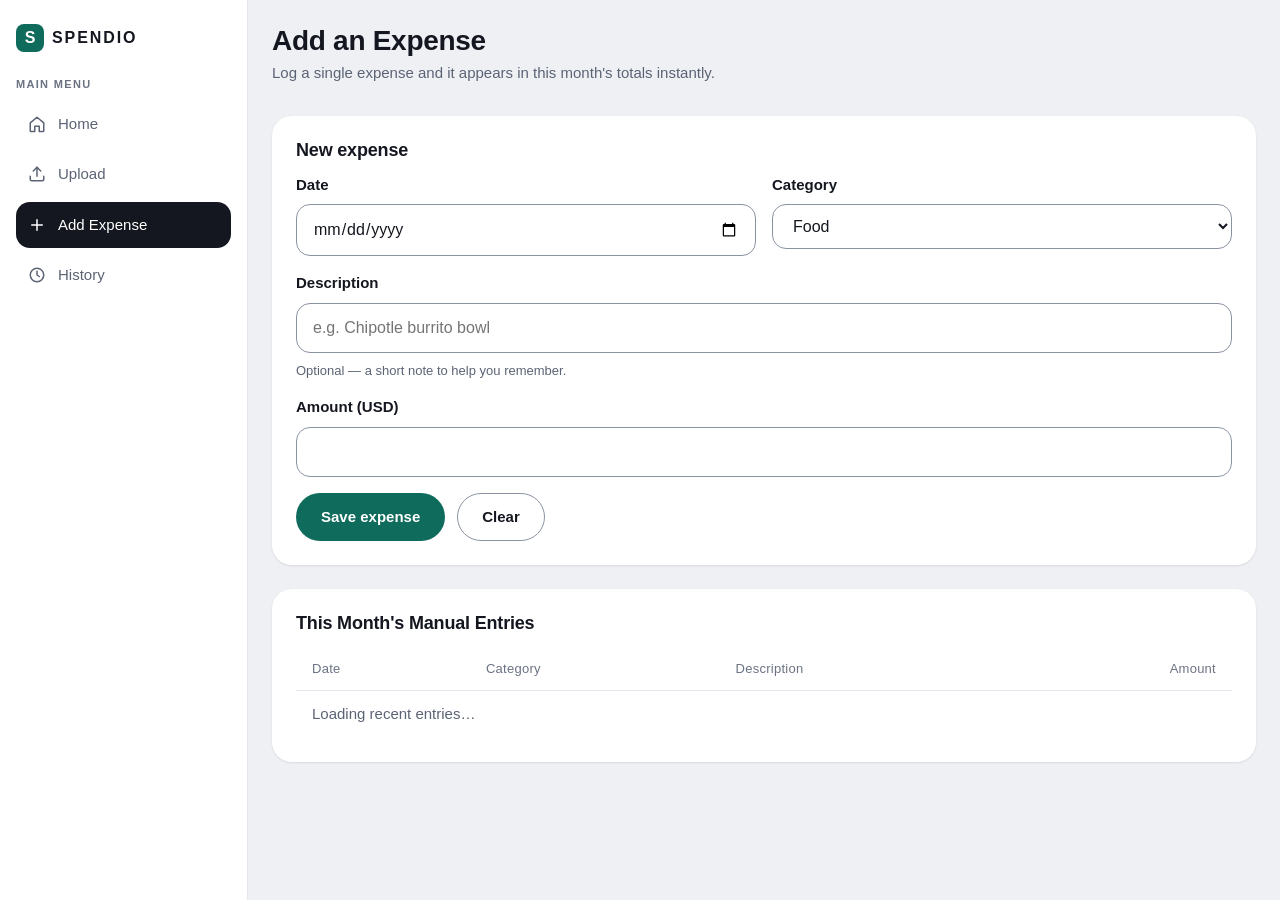
<file: manual-entry.html>
<!DOCTYPE html>
<html lang="en">
  <head>
    <meta charset="utf-8" />
    <meta name="viewport" content="width=device-width, initial-scale=1" />
    <title>Add Expense — Spendio</title>
    <meta
      name="description"
      content="Manually log a single expense with date, category, description, and amount."
    />
    <link rel="preconnect" href="https://rsms.me/" />
    <link rel="stylesheet" href="https://rsms.me/inter/inter.css" />
    <link rel="stylesheet" href="/css/styles.css" />
  </head>
  <body>
    <a class="skip-link" href="#main">Skip to main content</a>

    <div class="app">
      <aside class="sidebar" aria-label="Main">
        <a class="brand" href="/index.html" aria-label="Spendio home">
          <span class="brand__mark" aria-hidden="true">S</span>
          <span>SPENDIO</span>
        </a>

        <div class="sidebar-section">
          <p class="sidebar-section__label">Main Menu</p>
          <nav class="sidebar-nav" aria-label="Primary">
            <a class="nav-item" href="/index.html">
              <svg class="nav-item__icon" aria-hidden="true" viewBox="0 0 24 24" fill="none" stroke="currentColor" stroke-width="2" stroke-linecap="round" stroke-linejoin="round"><path d="M3 10.5 12 3l9 7.5V21a1 1 0 0 1-1 1h-5v-7h-6v7H4a1 1 0 0 1-1-1Z"/></svg>
              <span>Home</span>
            </a>
            <a class="nav-item" href="/upload.html">
              <svg class="nav-item__icon" aria-hidden="true" viewBox="0 0 24 24" fill="none" stroke="currentColor" stroke-width="2" stroke-linecap="round" stroke-linejoin="round"><path d="M21 15v4a2 2 0 0 1-2 2H5a2 2 0 0 1-2-2v-4"/><polyline points="17 8 12 3 7 8"/><line x1="12" y1="3" x2="12" y2="15"/></svg>
              <span>Upload</span>
            </a>
            <a class="nav-item" href="/manual-entry.html" aria-current="page">
              <svg class="nav-item__icon" aria-hidden="true" viewBox="0 0 24 24" fill="none" stroke="currentColor" stroke-width="2" stroke-linecap="round" stroke-linejoin="round"><line x1="12" y1="5" x2="12" y2="19"/><line x1="5" y1="12" x2="19" y2="12"/></svg>
              <span>Add Expense</span>
            </a>
            <a class="nav-item" href="/history.html">
              <svg class="nav-item__icon" aria-hidden="true" viewBox="0 0 24 24" fill="none" stroke="currentColor" stroke-width="2" stroke-linecap="round" stroke-linejoin="round"><circle cx="12" cy="12" r="9"/><polyline points="12 7 12 12 15 14"/></svg>
              <span>History</span>
            </a>
          </nav>
        </div>

      </aside>

      <div class="main">
        <header class="topbar">
          <div class="topbar__title">
            <h1>Add an Expense</h1>
            <p class="topbar__subtitle">
              Log a single expense and it appears in this month's totals instantly.
            </p>
          </div>
        </header>

        <main class="page-content" id="main">
          <div class="message message--info hidden" id="config-warning" role="status">
            <strong>Supabase is not configured.</strong> Entries can't be saved
            until credentials are set.
          </div>

          <section class="card" aria-labelledby="entry-form-heading">
            <div class="section__header">
              <h2 id="entry-form-heading">New expense</h2>
            </div>

            <div class="message message--error hidden mb-3" id="form-error" role="alert"></div>
            <div class="message message--success hidden mb-3" id="form-success" role="status"></div>

            <form class="form" id="entry-form" novalidate>
              <div class="form__row form__row--two">
                <div class="field">
                  <label for="input-date">Date</label>
                  <input type="date" id="input-date" name="transaction_date" required aria-describedby="date-error" />
                  <span class="field__error" id="date-error" hidden></span>
                </div>
                <div class="field">
                  <label for="input-category">Category</label>
                  <select id="input-category" name="category" required>
                    <option value="Food">Food</option>
                    <option value="Transport">Transport</option>
                    <option value="Social">Social</option>
                    <option value="Subscriptions">Subscriptions</option>
                    <option value="Shopping">Shopping</option>
                    <option value="Other">Other</option>
                  </select>
                </div>
              </div>

              <div class="field">
                <label for="input-description">Description</label>
                <input
                  type="text"
                  id="input-description"
                  name="description"
                  maxlength="140"
                  placeholder="e.g. Chipotle burrito bowl"
                  aria-describedby="desc-hint"
                />
                <span class="field__hint" id="desc-hint">
                  Optional &mdash; a short note to help you remember.
                </span>
              </div>

              <div class="field">
                <label for="input-amount">Amount (USD)</label>
                <input
                  type="number"
                  id="input-amount"
                  name="amount"
                  min="0"
                  step="0.01"
                  inputmode="decimal"
                  required
                  aria-describedby="amount-error"
                />
                <span class="field__error" id="amount-error" hidden></span>
              </div>

              <div class="btn-row">
                <button type="submit" class="btn btn--primary" id="submit-btn">Save expense</button>
                <button type="reset" class="btn btn--secondary">Clear</button>
              </div>
            </form>
          </section>

          <section class="card" aria-labelledby="log-heading">
            <div class="section__header">
              <h2 id="log-heading">This Month's Manual Entries</h2>
              <p class="text-muted" id="log-summary"></p>
            </div>
            <div class="table-wrap scroll-box">
              <table class="data-table">
                <caption class="visually-hidden">
                  Manually entered transactions for the current month
                </caption>
                <thead>
                  <tr>
                    <th scope="col">Date</th>
                    <th scope="col">Category</th>
                    <th scope="col">Description</th>
                    <th scope="col" class="num">Amount</th>
                  </tr>
                </thead>
                <tbody id="log-body">
                  <tr>
                    <td colspan="4" class="empty-state">
                      Loading recent entries&hellip;
                    </td>
                  </tr>
                </tbody>
              </table>
            </div>
          </section>
        </main>
      </div>
    </div>

    <script type="module" src="/js/analytics.js"></script>
    <script type="module" src="/js/manual-entry.js"></script>
  </body>
</html>
</file>
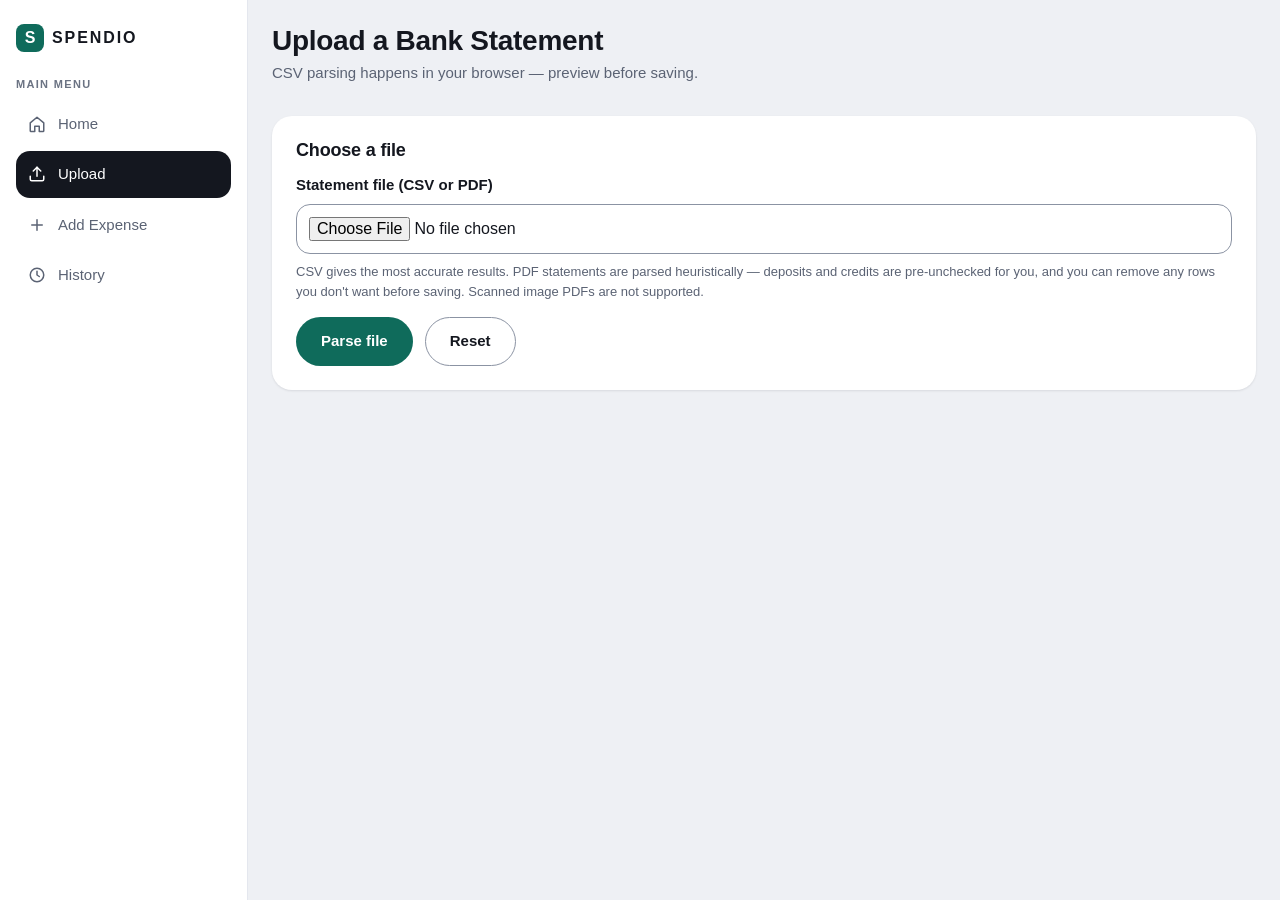
<file: upload.html>
<!DOCTYPE html>
<html lang="en">
  <head>
    <meta charset="utf-8" />
    <meta name="viewport" content="width=device-width, initial-scale=1" />
    <title>Upload Statement — Spendio</title>
    <meta
      name="description"
      content="Upload a CSV bank statement to import transactions into Spendio."
    />
    <link rel="preconnect" href="https://rsms.me/" />
    <link rel="stylesheet" href="https://rsms.me/inter/inter.css" />
    <link rel="stylesheet" href="/css/styles.css" />
  </head>
  <body>
    <a class="skip-link" href="#main">Skip to main content</a>

    <div class="app">
      <aside class="sidebar" aria-label="Main">
        <a class="brand" href="/index.html" aria-label="Spendio home">
          <span class="brand__mark" aria-hidden="true">S</span>
          <span>SPENDIO</span>
        </a>

        <div class="sidebar-section">
          <p class="sidebar-section__label">Main Menu</p>
          <nav class="sidebar-nav" aria-label="Primary">
            <a class="nav-item" href="/index.html">
              <svg class="nav-item__icon" aria-hidden="true" viewBox="0 0 24 24" fill="none" stroke="currentColor" stroke-width="2" stroke-linecap="round" stroke-linejoin="round"><path d="M3 10.5 12 3l9 7.5V21a1 1 0 0 1-1 1h-5v-7h-6v7H4a1 1 0 0 1-1-1Z"/></svg>
              <span>Home</span>
            </a>
            <a class="nav-item" href="/upload.html" aria-current="page">
              <svg class="nav-item__icon" aria-hidden="true" viewBox="0 0 24 24" fill="none" stroke="currentColor" stroke-width="2" stroke-linecap="round" stroke-linejoin="round"><path d="M21 15v4a2 2 0 0 1-2 2H5a2 2 0 0 1-2-2v-4"/><polyline points="17 8 12 3 7 8"/><line x1="12" y1="3" x2="12" y2="15"/></svg>
              <span>Upload</span>
            </a>
            <a class="nav-item" href="/manual-entry.html">
              <svg class="nav-item__icon" aria-hidden="true" viewBox="0 0 24 24" fill="none" stroke="currentColor" stroke-width="2" stroke-linecap="round" stroke-linejoin="round"><line x1="12" y1="5" x2="12" y2="19"/><line x1="5" y1="12" x2="19" y2="12"/></svg>
              <span>Add Expense</span>
            </a>
            <a class="nav-item" href="/history.html">
              <svg class="nav-item__icon" aria-hidden="true" viewBox="0 0 24 24" fill="none" stroke="currentColor" stroke-width="2" stroke-linecap="round" stroke-linejoin="round"><circle cx="12" cy="12" r="9"/><polyline points="12 7 12 12 15 14"/></svg>
              <span>History</span>
            </a>
          </nav>
        </div>

      </aside>

      <div class="main">
        <header class="topbar">
          <div class="topbar__title">
            <h1>Upload a Bank Statement</h1>
            <p class="topbar__subtitle">
              CSV parsing happens in your browser &mdash; preview before saving.
            </p>
          </div>
        </header>

        <main class="page-content" id="main">
          <div class="message message--info hidden" id="config-warning" role="status">
            <strong>Supabase is not configured.</strong> You can still preview
            parsed rows; saving is disabled until credentials are set.
          </div>

          <section class="card" aria-labelledby="upload-heading">
            <div class="section__header">
              <h2 id="upload-heading">Choose a file</h2>
            </div>

            <form class="form" id="upload-form" novalidate>
              <div class="field">
                <label for="file-input">Statement file (CSV or PDF)</label>
                <input
                  type="file"
                  id="file-input"
                  name="file"
                  accept=".csv,text/csv,application/pdf,.pdf"
                  aria-describedby="file-hint"
                  required
                />
                <span class="field__hint" id="file-hint">
                  CSV gives the most accurate results. PDF statements are
                  parsed heuristically &mdash; deposits and credits are
                  pre-unchecked for you, and you can remove any rows you
                  don't want before saving. Scanned image PDFs are not
                  supported.
                </span>
              </div>

              <div class="btn-row">
                <button type="submit" class="btn btn--primary" id="parse-btn">Parse file</button>
                <button type="button" class="btn btn--secondary" id="reset-btn">Reset</button>
              </div>
            </form>

            <div class="message message--error hidden mt-3" id="parse-error" role="alert"></div>
            <div class="message message--success hidden mt-3" id="save-success" role="status"></div>
          </section>

          <section class="card hidden" id="preview-section" aria-labelledby="preview-heading">
            <div class="section__header">
              <h2 id="preview-heading">Preview</h2>
              <p class="text-muted" id="preview-summary"></p>
            </div>
            <div class="table-wrap scroll-box">
              <table class="data-table">
                <caption class="visually-hidden">
                  Parsed transactions awaiting confirmation
                </caption>
                <thead>
                  <tr>
                    <th scope="col"><span class="visually-hidden">Include</span></th>
                    <th scope="col">Date</th>
                    <th scope="col">Category</th>
                    <th scope="col">Description</th>
                    <th scope="col" class="num">Amount</th>
                    <th scope="col"><span class="visually-hidden">Remove</span></th>
                  </tr>
                </thead>
                <tbody id="preview-body"></tbody>
              </table>
            </div>
            <div class="btn-row mt-4">
              <button type="button" class="btn btn--primary" id="confirm-btn">Save transactions</button>
              <button type="button" class="btn btn--secondary" id="cancel-btn">Cancel</button>
            </div>
          </section>
        </main>
      </div>
    </div>

    <script type="module" src="/js/analytics.js"></script>
    <script type="module" src="/js/upload.js"></script>
  </body>
</html>
</file>
<file: css/styles.css>
/* ==========================================================================
   Spendio — Global Styles
   Pastel "dashboard" aesthetic with a fixed sidebar, soft stat cards,
   and a teal hero chart card. Design system driven by CSS custom
   properties. Mobile-first: sidebar collapses to a horizontal nav bar
   on small screens.

   Accessibility: all text/background pairings below are checked
   against WCAG 2.1 AA — ≥ 4.5:1 for body text and ≥ 3:1 for large
   text and non-text UI (form borders, focus rings, graphical objects).
   ========================================================================== */

:root {
  /* Base palette */
  --color-bg: #eef0f4;
  --color-surface: #ffffff;
  --color-surface-alt: #f5f6f9;
  --color-border: #e4e7ee;           /* decorative borders only */
  --color-border-strong: #8b93a3;    /* 3.2:1 on white — form control edges (1.4.11) */

  --color-text: #14171f;             /* ~16:1 on --color-bg */
  --color-text-muted: #5b6374;       /* 6.3:1 on white */
  --color-text-subtle: #6b7383;      /* 4.8:1 on white — AA for small text */

  /* Brand / primary (teal) */
  --color-primary: #0f6b5b;          /* 6.3:1 on white */
  --color-primary-hover: #0a5447;
  --color-primary-contrast: #ffffff;
  --color-hero-bg: #157a66;          /* 5.2:1 with white text */
  --color-hero-bar: #f5ebc8;         /* cream bars */
  --color-hero-bar-dim: rgba(245, 235, 200, 0.35);
  --color-hero-overlay: rgba(0, 0, 0, 0.22); /* for small white text on hero */

  /* Accents */
  --color-accent: #b8421c;         /* AA on cream/white */
  --color-success: #146a46;
  --color-danger: #a61d2c;
  --color-warning-text: #6b4a00;

  /* Soft pastel card fills */
  --pastel-peach: #fbe2d0;
  --pastel-mint: #dff0d8;
  --pastel-lavender: #e7def5;
  --pastel-sky: #dbe4f7;
  --pastel-butter: #f7ecc6;
  --pastel-rose: #f7dcdc;

  /* Pastel ink (contrasts the above) */
  --ink-on-pastel: #14171f;

  /* Status pills */
  --pill-progress-bg: #fbe3a8;
  --pill-progress-ink: #5a4100;
  --pill-done-bg: #bfe6cb;
  --pill-done-ink: #0f5132;

  /* Category palette for charts (all AA on white) */
  --cat-food: #0f6b5b;
  --cat-transport: #6a3ea1;
  --cat-social: #b8421c;
  --cat-subscriptions: #1e5fa8;
  --cat-shopping: #8a5a00;
  --cat-other: #5b6374;

  /* Focus ring */
  --focus-ring: 0 0 0 3px rgba(46, 160, 137, 0.55);

  /* Spacing scale */
  --space-1: 0.25rem;
  --space-2: 0.5rem;
  --space-3: 0.75rem;
  --space-4: 1rem;
  --space-5: 1.5rem;
  --space-6: 2rem;
  --space-7: 2.5rem;
  --space-8: 3rem;

  /* Radii */
  --radius-sm: 8px;
  --radius-md: 14px;
  --radius-lg: 20px;
  --radius-xl: 28px;
  --radius-pill: 999px;

  /* Shadows */
  --shadow-sm: 0 1px 2px rgba(20, 23, 31, 0.04),
    0 1px 3px rgba(20, 23, 31, 0.06);
  --shadow-md: 0 6px 14px rgba(20, 23, 31, 0.06),
    0 2px 4px rgba(20, 23, 31, 0.04);

  /* Typography */
  --font-body: "Inter", -apple-system, BlinkMacSystemFont, "Segoe UI", Roboto,
    "Helvetica Neue", Arial, sans-serif;

  /* Layout */
  --sidebar-width: 248px;
  --topbar-height: 72px;
}

/* Reset */
*,
*::before,
*::after {
  box-sizing: border-box;
}

html {
  font-size: 16px;
}

body {
  margin: 0;
  font-family: var(--font-body);
  color: var(--color-text);
  background-color: var(--color-bg);
  line-height: 1.5;
  -webkit-font-smoothing: antialiased;
  text-rendering: optimizeLegibility;
}

h1,
h2,
h3,
h4 {
  margin: 0 0 var(--space-3);
  line-height: 1.2;
  color: var(--color-text);
  letter-spacing: -0.01em;
}

h1 {
  font-size: 1.75rem;
  font-weight: 700;
}
h2 {
  font-size: 1.125rem;
  font-weight: 600;
}
h3 {
  font-size: 1rem;
  font-weight: 600;
}

p {
  margin: 0 0 var(--space-3);
}

a {
  color: var(--color-primary);
  text-decoration: none;
}

a:hover {
  color: var(--color-primary-hover);
}

:focus-visible {
  outline: none;
  box-shadow: var(--focus-ring);
  border-radius: var(--radius-sm);
}

/* Skip link */
.skip-link {
  position: absolute;
  top: -48px;
  left: var(--space-3);
  background: var(--color-primary);
  color: var(--color-primary-contrast);
  padding: var(--space-2) var(--space-4);
  border-radius: var(--radius-sm);
  z-index: 1000;
  font-weight: 600;
}
.skip-link:focus {
  top: var(--space-3);
}

/* ==========================================================================
   App shell: sidebar + main
   ========================================================================== */

.app {
  display: grid;
  grid-template-columns: 1fr;
  min-height: 100vh;
}

@media (min-width: 960px) {
  .app {
    grid-template-columns: var(--sidebar-width) 1fr;
  }
}

/* ---- Sidebar ---- */

.sidebar {
  background-color: var(--color-surface);
  border-bottom: 1px solid var(--color-border);
  padding: var(--space-4);
  display: flex;
  flex-direction: column;
  gap: var(--space-4);
}

@media (min-width: 960px) {
  .sidebar {
    position: sticky;
    top: 0;
    height: 100vh;
    border-bottom: none;
    border-right: 1px solid var(--color-border);
    padding: var(--space-5) var(--space-4);
    gap: var(--space-5);
    overflow-y: auto;
  }
}

.brand {
  display: inline-flex;
  align-items: center;
  gap: var(--space-2);
  font-weight: 800;
  font-size: 1rem;
  letter-spacing: 0.12em;
  color: var(--color-text);
}

.brand__mark {
  width: 1.75rem;
  height: 1.75rem;
  border-radius: var(--radius-sm);
  background: var(--color-primary);
  color: var(--color-primary-contrast);
  display: inline-flex;
  align-items: center;
  justify-content: center;
  font-weight: 800;
  letter-spacing: 0;
}

.sidebar-section__label {
  font-size: 0.6875rem;
  font-weight: 600;
  letter-spacing: 0.12em;
  text-transform: uppercase;
  color: var(--color-text-subtle);
  margin: 0 0 var(--space-2);
}

.sidebar-nav {
  display: flex;
  flex-direction: column;
  gap: var(--space-1);
}

@media (max-width: 959.98px) {
  /* Collapse the sidebar to a horizontal scrolling nav on mobile */
  .sidebar {
    flex-direction: row;
    align-items: center;
    gap: var(--space-4);
    padding: var(--space-3) var(--space-4);
    overflow-x: auto;
  }
  .sidebar-section__label,
  .sidebar-footer,
  .sidebar-section--secondary {
    display: none;
  }
  .sidebar-nav {
    flex-direction: row;
    gap: var(--space-2);
  }
}

.nav-item {
  display: inline-flex;
  align-items: center;
  gap: var(--space-3);
  padding: var(--space-3) var(--space-3);
  border-radius: var(--radius-md);
  color: var(--color-text-muted);
  font-weight: 500;
  font-size: 0.9375rem;
  white-space: nowrap;
  position: relative;
}

.nav-item:hover {
  background-color: var(--color-surface-alt);
  color: var(--color-text);
}

.nav-item[aria-current="page"] {
  background-color: var(--color-text);
  color: var(--color-surface);
}

.nav-item[aria-current="page"] .nav-item__icon {
  color: var(--color-surface);
}

.nav-item__icon {
  width: 1.125rem;
  height: 1.125rem;
  flex-shrink: 0;
  color: currentColor;
}

.nav-item__badge {
  margin-left: auto;
  min-width: 1.5rem;
  height: 1.5rem;
  padding: 0 var(--space-2);
  border-radius: var(--radius-pill);
  background: var(--color-primary);
  color: var(--color-primary-contrast);
  font-size: 0.75rem;
  font-weight: 600;
  display: inline-flex;
  align-items: center;
  justify-content: center;
}

.nav-item[aria-current="page"] .nav-item__badge {
  background: var(--color-surface);
  color: var(--color-text);
}

.sidebar-footer {
  margin-top: auto;
  display: flex;
  flex-direction: column;
  gap: var(--space-1);
}

/* ---- Main column ---- */

.main {
  display: flex;
  flex-direction: column;
  min-width: 0;
}

.topbar {
  position: sticky;
  top: 0;
  z-index: 5;
  background: var(--color-bg);
  padding: var(--space-5) var(--space-5) var(--space-4);
  display: flex;
  flex-wrap: wrap;
  gap: var(--space-4);
  align-items: center;
  justify-content: space-between;
}

.topbar__title {
  min-width: 0;
}

.topbar__title h1 {
  margin: 0;
  font-size: 1.75rem;
}

.topbar__subtitle {
  margin: var(--space-1) 0 0;
  color: var(--color-text-muted);
  font-size: 0.9375rem;
}

.topbar__actions {
  display: inline-flex;
  align-items: center;
  gap: var(--space-3);
}

.iconbutton {
  width: 2.5rem;
  height: 2.5rem;
  border-radius: var(--radius-pill);
  background: var(--color-surface);
  border: 1px solid var(--color-border);
  color: var(--color-text);
  display: inline-flex;
  align-items: center;
  justify-content: center;
  cursor: pointer;
  transition: background-color 120ms ease;
}

.iconbutton:hover {
  background-color: var(--color-surface-alt);
}

.iconbutton svg {
  width: 1.125rem;
  height: 1.125rem;
}

.user-chip {
  display: inline-flex;
  align-items: center;
  gap: var(--space-2);
  padding: var(--space-2) var(--space-3);
  background: var(--color-surface);
  border: 1px solid var(--color-border);
  border-radius: var(--radius-pill);
  font-weight: 500;
  color: var(--color-text);
  font-size: 0.9375rem;
}

.user-chip__avatar {
  width: 1.75rem;
  height: 1.75rem;
  border-radius: 50%;
  background: var(--pastel-peach);
  display: inline-flex;
  align-items: center;
  justify-content: center;
  font-weight: 700;
  color: var(--color-text);
  font-size: 0.8125rem;
}

/* Page content container */
.page-content {
  padding: var(--space-4) var(--space-5) var(--space-8);
  display: flex;
  flex-direction: column;
  gap: var(--space-5);
}

/* ==========================================================================
   Cards, stats, layout primitives
   ========================================================================== */

.card {
  background-color: var(--color-surface);
  border-radius: var(--radius-lg);
  padding: var(--space-5);
  box-shadow: var(--shadow-sm);
}

.section__header {
  display: flex;
  flex-wrap: wrap;
  gap: var(--space-3);
  align-items: center;
  justify-content: space-between;
  margin-bottom: var(--space-3);
}

.section__header h2 {
  margin: 0;
}

/* Dashboard layout: 2 columns on wide screens (stats + hero chart) */
.dashboard-grid {
  display: grid;
  grid-template-columns: 1fr;
  gap: var(--space-4);
}

@media (min-width: 1100px) {
  .dashboard-grid {
    grid-template-columns: minmax(0, 1fr) minmax(0, 1fr);
  }
}

/* Stat cards grid (2x2 in top-left tile) */
.stat-grid {
  display: grid;
  grid-template-columns: 1fr 1fr;
  gap: var(--space-4);
}

.stat-grid--three {
  grid-template-columns: repeat(3, minmax(0, 1fr));
}

@media (max-width: 640px) {
  .stat-grid,
  .stat-grid--three {
    grid-template-columns: 1fr;
  }
}

.stat-card {
  border-radius: var(--radius-lg);
  padding: var(--space-4) var(--space-5);
  min-height: 140px;
  display: flex;
  flex-direction: column;
  justify-content: space-between;
  color: var(--ink-on-pastel);
  position: relative;
}

.stat-card__top {
  display: flex;
  align-items: flex-start;
  justify-content: space-between;
  gap: var(--space-3);
}

.stat-card__label {
  margin: 0;
  font-size: 0.9375rem;
  font-weight: 600;
  color: var(--ink-on-pastel);
}

.stat-card__arrow {
  width: 2rem;
  height: 2rem;
  border-radius: 50%;
  background: rgba(255, 255, 255, 0.6);
  display: inline-flex;
  align-items: center;
  justify-content: center;
  color: var(--color-text);
  flex-shrink: 0;
}

.stat-card__arrow svg {
  width: 0.9375rem;
  height: 0.9375rem;
}

.stat-card__value {
  margin: var(--space-3) 0 var(--space-1);
  font-size: 1.625rem;
  font-weight: 700;
  letter-spacing: -0.02em;
}

.stat-card__meta {
  margin: 0;
  font-size: 0.8125rem;
  color: rgba(20, 23, 31, 0.72);
}

.stat-card--peach {
  background: var(--pastel-peach);
}
.stat-card--mint {
  background: var(--pastel-mint);
}
.stat-card--lavender {
  background: var(--pastel-lavender);
}
.stat-card--sky {
  background: var(--pastel-sky);
}
.stat-card--butter {
  background: var(--pastel-butter);
}
.stat-card--rose {
  background: var(--pastel-rose);
}

/* ==========================================================================
   Hero chart card (teal)
   ========================================================================== */

.hero-card {
  background: var(--color-hero-bg);
  color: #fff;
  border-radius: var(--radius-lg);
  padding: var(--space-5);
  display: flex;
  flex-direction: column;
  gap: var(--space-4);
  min-height: 300px;
}

.hero-card__header {
  display: flex;
  align-items: flex-start;
  justify-content: space-between;
  gap: var(--space-3);
  color: #fff;
}

.hero-card__title {
  margin: 0;
  color: #fff;
  font-size: 1.0625rem;
  font-weight: 600;
}

.hero-card__value {
  margin: var(--space-1) 0 0;
  font-size: 1.375rem;
  font-weight: 700;
  color: #fff;
}

.hero-card__delta {
  margin-left: var(--space-2);
  font-size: 0.8125rem;
  padding: 2px 8px;
  border-radius: var(--radius-pill);
  background: var(--color-hero-overlay);
  color: #fff;
  font-weight: 600;
}

.hero-card__range-pill {
  background: var(--color-hero-overlay);
  color: #fff;
  padding: var(--space-2) var(--space-3);
  border-radius: var(--radius-pill);
  font-size: 0.8125rem;
  display: inline-flex;
  align-items: center;
  gap: var(--space-2);
  border: none;
  cursor: default;
}

.hero-card__chart {
  flex: 1;
  min-height: 220px;
  position: relative;
}

/* ==========================================================================
   Generic chart card
   ========================================================================== */

.chart-card {
  background-color: var(--color-surface);
  border-radius: var(--radius-lg);
  padding: var(--space-5);
  box-shadow: var(--shadow-sm);
  display: flex;
  flex-direction: column;
  gap: var(--space-3);
}

.chart-card h2 {
  margin: 0;
}

.chart-container {
  position: relative;
  width: 100%;
  min-height: 260px;
}

.chart-container svg {
  display: block;
  width: 100%;
  height: auto;
  overflow: visible;
}

.chart-tooltip {
  position: absolute;
  pointer-events: none;
  background: var(--color-text);
  color: #fff;
  padding: var(--space-2) var(--space-3);
  border-radius: var(--radius-sm);
  font-size: 0.8125rem;
  line-height: 1.3;
  box-shadow: var(--shadow-md);
  opacity: 0;
  transition: opacity 120ms ease;
  z-index: 20;
  max-width: 240px;
}

.chart-tooltip.is-visible {
  opacity: 1;
}

.chart-legend {
  display: flex;
  flex-wrap: wrap;
  gap: var(--space-3);
  font-size: 0.875rem;
  color: var(--color-text-muted);
}

.chart-legend__item {
  display: inline-flex;
  align-items: center;
  gap: var(--space-2);
}

.chart-legend__swatch {
  width: 0.75rem;
  height: 0.75rem;
  border-radius: 3px;
  display: inline-block;
}

/* ==========================================================================
   Content grids (bottom row of dashboard)
   ========================================================================== */

.bottom-grid {
  display: grid;
  grid-template-columns: 1fr;
  gap: var(--space-4);
}

@media (min-width: 1100px) {
  .bottom-grid {
    grid-template-columns: minmax(0, 0.9fr) minmax(0, 1.1fr);
  }
}

.charts-grid {
  display: grid;
  grid-template-columns: 1fr;
  gap: var(--space-4);
}

@media (min-width: 960px) {
  .charts-grid {
    grid-template-columns: 1fr 1fr;
  }
}

/* ==========================================================================
   Recent transactions list
   ========================================================================== */

.txn-list {
  list-style: none;
  margin: 0;
  padding: 0;
  display: flex;
  flex-direction: column;
  gap: var(--space-3);
}

.txn-list__item {
  display: flex;
  align-items: center;
  gap: var(--space-3);
  padding: var(--space-2) 0;
}

.txn-icon {
  width: 2.5rem;
  height: 2.5rem;
  border-radius: var(--radius-md);
  background: var(--color-surface-alt);
  display: inline-flex;
  align-items: center;
  justify-content: center;
  flex-shrink: 0;
  color: var(--color-text);
}

.txn-icon--food {
  background: var(--pastel-mint);
}
.txn-icon--transport {
  background: var(--pastel-sky);
}
.txn-icon--social {
  background: var(--pastel-peach);
}
.txn-icon--subscriptions {
  background: var(--pastel-lavender);
}
.txn-icon--shopping {
  background: var(--pastel-butter);
}
.txn-icon--other {
  background: var(--color-surface-alt);
}

.txn-icon svg {
  width: 1.125rem;
  height: 1.125rem;
}

.txn-body {
  flex: 1;
  min-width: 0;
}

.txn-body__title {
  margin: 0;
  font-size: 0.9375rem;
  font-weight: 600;
  color: var(--color-text);
  white-space: nowrap;
  overflow: hidden;
  text-overflow: ellipsis;
}

.txn-body__subtitle {
  margin: 0;
  font-size: 0.8125rem;
  color: var(--color-text-muted);
}

.txn-amount {
  font-weight: 600;
  font-variant-numeric: tabular-nums;
  color: var(--color-accent);
  font-size: 0.9375rem;
  white-space: nowrap;
}

/* ==========================================================================
   Category mini-cards (spending breakdown)
   ========================================================================== */

.category-grid {
  display: grid;
  grid-template-columns: repeat(2, 1fr);
  gap: var(--space-3);
}

@media (min-width: 640px) {
  .category-grid {
    grid-template-columns: repeat(3, 1fr);
  }
}

@media (min-width: 1200px) {
  .category-grid {
    grid-template-columns: repeat(6, 1fr);
  }
}

.cat-card {
  background: var(--color-surface-alt);
  border-radius: var(--radius-md);
  padding: var(--space-3);
  display: flex;
  flex-direction: column;
  gap: var(--space-3);
  min-height: 100px;
}

.cat-card__icon {
  width: 2rem;
  height: 2rem;
  border-radius: var(--radius-sm);
  background: var(--color-surface);
  display: inline-flex;
  align-items: center;
  justify-content: center;
  color: var(--color-text);
}

.cat-card__icon svg {
  width: 1rem;
  height: 1rem;
}

.cat-card__label {
  margin: 0;
  font-size: 0.8125rem;
  font-weight: 600;
  color: var(--color-text);
}

.cat-card__value {
  margin: 0;
  font-size: 0.9375rem;
  font-weight: 700;
  color: var(--color-text);
}

.cat-card--food {
  background: var(--pastel-mint);
}
.cat-card--transport {
  background: var(--pastel-sky);
}
.cat-card--social {
  background: var(--pastel-peach);
}
.cat-card--subscriptions {
  background: var(--pastel-lavender);
}
.cat-card--shopping {
  background: var(--pastel-butter);
}
.cat-card--other {
  background: var(--pastel-rose);
}

/* ==========================================================================
   Tables
   ========================================================================== */

.table-toolbar {
  display: flex;
  flex-wrap: wrap;
  gap: var(--space-2);
  align-items: center;
}

.toggle-group {
  display: inline-flex;
  background: var(--color-surface-alt);
  border-radius: var(--radius-pill);
  padding: 4px;
  gap: 2px;
}

.toggle-group__btn {
  border: none;
  background: transparent;
  padding: var(--space-2) var(--space-4);
  border-radius: var(--radius-pill);
  font: inherit;
  font-size: 0.875rem;
  font-weight: 500;
  color: var(--color-text-muted);
  cursor: pointer;
}

.toggle-group__btn[aria-pressed="true"] {
  background: var(--color-text);
  color: var(--color-surface);
}

.table-wrap {
  overflow-x: auto;
  border-radius: var(--radius-md);
  background: var(--color-surface);
}

.data-table {
  width: 100%;
  border-collapse: collapse;
  min-width: 560px;
}

.data-table caption {
  text-align: left;
  padding: var(--space-3) var(--space-4);
  font-weight: 600;
  color: var(--color-text);
  border-bottom: 1px solid var(--color-border);
}

.data-table th,
.data-table td {
  text-align: left;
  padding: var(--space-3) var(--space-4);
  border-bottom: 1px solid var(--color-border);
  font-size: 0.9375rem;
  vertical-align: middle;
}

.data-table th {
  color: var(--color-text-subtle);
  font-weight: 500;
  text-transform: none;
  font-size: 0.8125rem;
  letter-spacing: 0.02em;
  background: transparent;
}

.data-table tr:last-child td {
  border-bottom: none;
}

/* Preview row that's been excluded by unchecking the checkbox. */
.data-table tr.row--excluded td {
  opacity: 0.5;
}
.data-table tr.row--excluded td:first-child,
.data-table tr.row--excluded td:last-child {
  opacity: 1;
}

.data-table td input[type="text"],
.data-table td select {
  min-height: 2.25rem;
  padding: var(--space-2) var(--space-3);
  border-radius: var(--radius-sm);
  font-size: 0.875rem;
}

.data-table td input[type="checkbox"] {
  width: 1.125rem;
  height: 1.125rem;
  accent-color: var(--color-primary);
  cursor: pointer;
}

.data-table .pill {
  margin-left: 0;
  margin-top: var(--space-1);
}

.data-table td.num,
.data-table th.num {
  text-align: right;
  font-variant-numeric: tabular-nums;
}

.scroll-box {
  max-height: 460px;
  overflow-y: auto;
}

/* Status pills */
.pill {
  display: inline-flex;
  align-items: center;
  gap: var(--space-1);
  padding: var(--space-1) var(--space-3);
  border-radius: var(--radius-pill);
  font-size: 0.75rem;
  font-weight: 600;
}

.pill--progress {
  background: var(--pill-progress-bg);
  color: var(--pill-progress-ink);
}

.pill--done {
  background: var(--pill-done-bg);
  color: var(--pill-done-ink);
}

.pill--category {
  background: var(--color-surface-alt);
  color: var(--color-text);
}

/* ==========================================================================
   Forms & buttons
   ========================================================================== */

.form {
  display: grid;
  gap: var(--space-4);
}

.form__row {
  display: grid;
  gap: var(--space-4);
}

@media (min-width: 640px) {
  .form__row--two {
    grid-template-columns: 1fr 1fr;
  }
}

.field {
  display: flex;
  flex-direction: column;
  gap: var(--space-2);
}

.field > label {
  font-weight: 600;
  color: var(--color-text);
  font-size: 0.9375rem;
}

.field__hint {
  font-size: 0.8125rem;
  color: var(--color-text-muted);
}

.field__error {
  font-size: 0.8125rem;
  color: var(--color-danger);
}

input[type="text"],
input[type="number"],
input[type="date"],
input[type="file"],
select,
textarea {
  font: inherit;
  color: var(--color-text);
  background-color: var(--color-surface);
  border: 1px solid var(--color-border-strong);
  border-radius: var(--radius-md);
  padding: var(--space-3) var(--space-4);
  width: 100%;
  min-height: 2.75rem;
}

input[type="file"] {
  padding: var(--space-3);
}

input:disabled,
select:disabled,
textarea:disabled,
button:disabled {
  opacity: 0.6;
  cursor: not-allowed;
}

.btn {
  display: inline-flex;
  align-items: center;
  justify-content: center;
  gap: var(--space-2);
  font: inherit;
  font-weight: 600;
  padding: var(--space-3) var(--space-5);
  border-radius: var(--radius-pill);
  border: 1px solid transparent;
  background-color: var(--color-text);
  color: var(--color-surface);
  cursor: pointer;
  min-height: 2.75rem;
  font-size: 0.9375rem;
  transition: background-color 120ms ease, transform 80ms ease;
}

.btn:hover {
  background-color: #2a2f3d;
}

.btn:active {
  transform: translateY(1px);
}

.btn--primary {
  background-color: var(--color-primary);
}

.btn--primary:hover {
  background-color: var(--color-primary-hover);
}

.btn--secondary {
  background-color: transparent;
  color: var(--color-text);
  border-color: var(--color-border-strong);
}

.btn--secondary:hover {
  background-color: var(--color-surface-alt);
}

.btn-row {
  display: flex;
  flex-wrap: wrap;
  gap: var(--space-3);
}

/* Messages */
.message {
  padding: var(--space-3) var(--space-4);
  border-radius: var(--radius-md);
  background-color: var(--color-surface-alt);
  color: var(--color-text);
}

.message--error {
  background-color: #fbeaec;
  color: var(--color-danger);
}

.message--success {
  background-color: #e2f2e8;
  color: var(--color-success);
}

.message--info {
  background-color: var(--pastel-sky);
  color: var(--color-text);
}

.visually-hidden {
  position: absolute !important;
  width: 1px;
  height: 1px;
  padding: 0;
  margin: -1px;
  overflow: hidden;
  clip: rect(0, 0, 0, 0);
  white-space: nowrap;
  border: 0;
}

.empty-state {
  text-align: center;
  padding: var(--space-6) var(--space-4);
  color: var(--color-text-muted);
}

/* Month selector (history) */
.month-selector {
  display: inline-flex;
  align-items: center;
  gap: var(--space-2);
  background-color: var(--color-surface);
  border-radius: var(--radius-pill);
  padding: 4px;
  box-shadow: var(--shadow-sm);
}

.month-selector__label {
  font-weight: 600;
  color: var(--color-text);
  min-width: 11ch;
  text-align: center;
  padding: 0 var(--space-3);
}

.icon-btn {
  width: 2.25rem;
  height: 2.25rem;
  display: inline-flex;
  align-items: center;
  justify-content: center;
  background: transparent;
  border: none;
  border-radius: var(--radius-pill);
  color: var(--color-text);
  cursor: pointer;
  font-size: 1rem;
  line-height: 1;
}

.icon-btn:hover {
  background-color: var(--color-surface-alt);
}

.icon-btn:disabled {
  color: var(--color-text-subtle);
}

/* Utilities */
.text-muted {
  color: var(--color-text-muted);
}
.mt-0 {
  margin-top: 0;
}
.mt-3 {
  margin-top: var(--space-3);
}
.mt-4 {
  margin-top: var(--space-4);
}
.mb-3 {
  margin-bottom: var(--space-3);
}
.hidden {
  display: none !important;
}

.card--narrow {
  max-width: 420px;
}

@media (prefers-reduced-motion: reduce) {
  *,
  *::before,
  *::after {
    animation-duration: 0.001ms !important;
    transition-duration: 0.001ms !important;
  }
}
</file>
